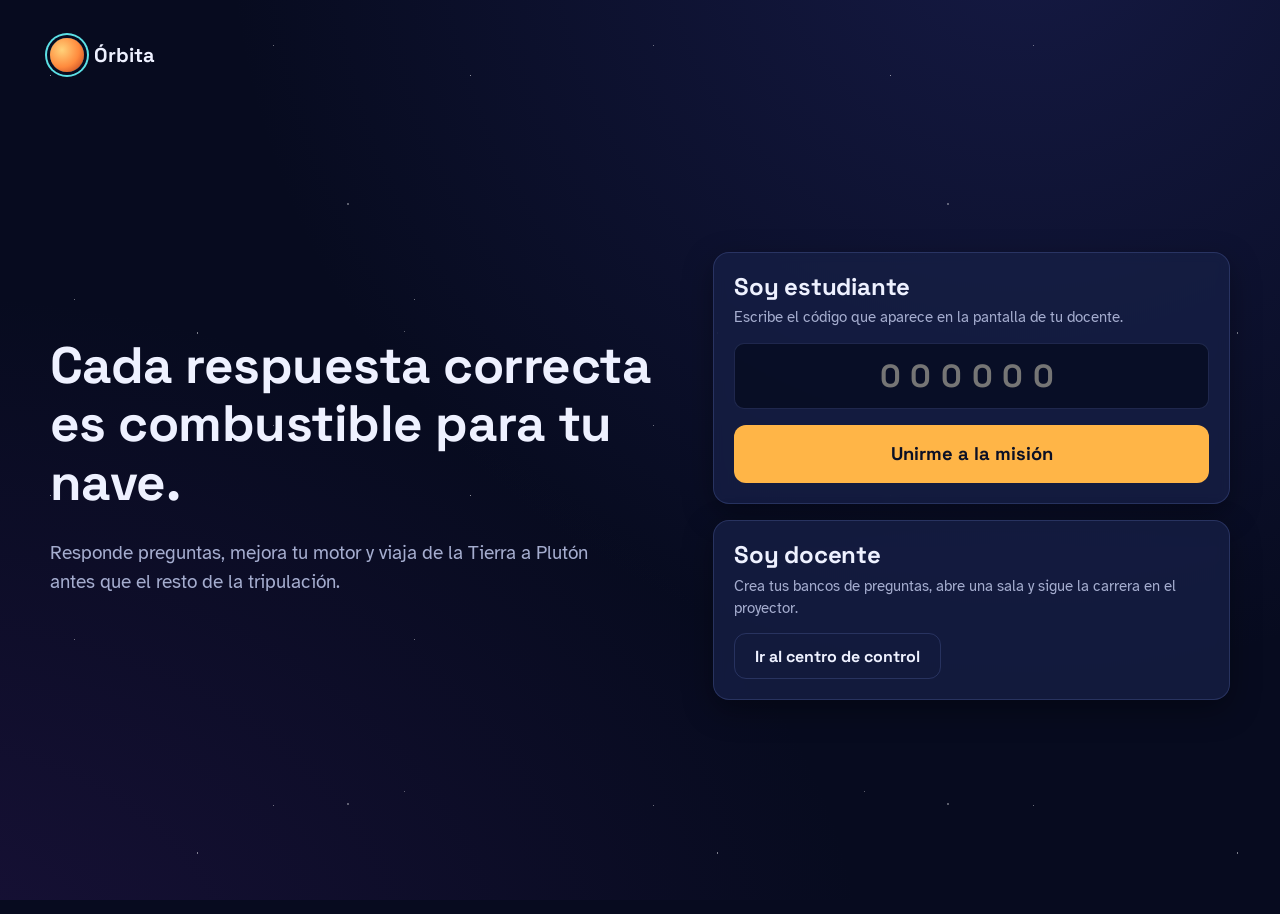
<file: index.html>
<!doctype html>
<html lang="es">
<head>
  <meta charset="utf-8">
  <meta name="viewport" content="width=device-width, initial-scale=1">
  <title>Órbita · Misiones de preguntas</title>
  <link rel="preconnect" href="https://fonts.googleapis.com">
  <link rel="preconnect" href="https://fonts.gstatic.com" crossorigin>
  <link href="https://fonts.googleapis.com/css2?family=Atkinson+Hyperlegible:wght@400;700&family=Space+Grotesk:wght@500;700&display=swap" rel="stylesheet">
  <link rel="stylesheet" href="css/estilos.css">
</head>
<body>
  <main class="contenedor">
    <header class="barra-superior">
      <a class="marca" href="index.html"><span class="marca-logo" aria-hidden="true"></span>Órbita</a>
    </header>

    <section class="portada">
      <div>
        <h1>Cada respuesta correcta es combustible para tu nave.</h1>
        <p class="lema">Responde preguntas, mejora tu motor y viaja de la Tierra a Plutón antes que el resto de la tripulación.</p>
      </div>

      <div class="tarjetas-inicio">
        <form class="panel tarjeta-inicio" action="jugar.html" method="get">
          <h2>Soy estudiante</h2>
          <p class="ayuda">Escribe el código que aparece en la pantalla de tu docente.</p>
          <div class="campo">
            <label for="sala" class="oculto">Código de la misión</label>
            <input id="sala" name="sala" class="codigo" type="text" inputmode="numeric" pattern="[0-9]{6}" maxlength="6" placeholder="000000" autocomplete="off" required>
          </div>
          <button class="boton combustible grande" type="submit" style="width:100%">Unirme a la misión</button>
        </form>

        <div class="panel tarjeta-inicio">
          <h2>Soy docente</h2>
          <p class="ayuda">Crea tus bancos de preguntas, abre una sala y sigue la carrera en el proyector.</p>
          <a class="boton secundario" href="docente.html">Ir al centro de control</a>
        </div>
      </div>
    </section>
  </main>
</body>
</html>
</file>
<file: css/estilos.css>
:root {
  --fondo: #070b1f;
  --fondo-2: #0e1533;
  --panel: rgba(22, 31, 70, 0.78);
  --panel-solido: #161f46;
  --borde: rgba(140, 160, 255, 0.18);
  --texto: #eef1ff;
  --texto-suave: #a5adcf;
  --combustible: #ffb547;
  --acento: #5ce1e6;
  --exito: #3ddc97;
  --error: #ff5c7a;
  --opcion-a: #ff6b6b;
  --opcion-b: #4dabf7;
  --opcion-c: #ffc23d;
  --opcion-d: #9b7bff;
  --radio: 16px;
  --sombra: 0 10px 30px rgba(0, 0, 0, 0.35);
  --fuente-titulos: 'Space Grotesk', system-ui, sans-serif;
  --fuente-texto: 'Atkinson Hyperlegible', system-ui, sans-serif;
  color-scheme: dark;
}

* { box-sizing: border-box; }

html, body { margin: 0; min-height: 100%; }

body {
  font-family: var(--fuente-texto);
  font-size: 17px;
  line-height: 1.5;
  color: var(--texto);
  background-color: var(--fondo);
  background-image:
    radial-gradient(1px 1px at 12% 18%, #fff8 50%, transparent 51%),
    radial-gradient(1px 1px at 72% 12%, #fff6 50%, transparent 51%),
    radial-gradient(1.5px 1.5px at 38% 64%, #fff7 50%, transparent 51%),
    radial-gradient(1px 1px at 88% 72%, #fff5 50%, transparent 51%),
    radial-gradient(1px 1px at 22% 88%, #fff6 50%, transparent 51%),
    radial-gradient(1.5px 1.5px at 58% 34%, #fff5 50%, transparent 51%),
    radial-gradient(ellipse at 80% -10%, #2a2f7a66, transparent 55%),
    radial-gradient(ellipse at -10% 110%, #3a1d6a55, transparent 50%);
  background-size: 420px 420px, 380px 380px, 520px 520px, 460px 460px, 340px 340px, 600px 600px, 100% 100%, 100% 100%;
  background-attachment: fixed;
}

h1, h2, h3 { font-family: var(--fuente-titulos); line-height: 1.15; margin: 0 0 0.5em; letter-spacing: -0.01em; }
h1 { font-size: clamp(2rem, 5vw, 3.2rem); }
h2 { font-size: 1.5rem; }
h3 { font-size: 1.15rem; }
p { margin: 0 0 1em; }
a { color: var(--acento); }

.oculto { display: none !important; }

.contenedor { width: min(1180px, 100% - 32px); margin-inline: auto; padding-block: 24px 48px; }
.contenedor.estrecho { width: min(560px, 100% - 32px); }

.marca {
  display: inline-flex; align-items: center; gap: 10px;
  font-family: var(--fuente-titulos); font-weight: 700; font-size: 1.25rem;
  color: var(--texto); text-decoration: none;
}
.marca-logo {
  width: 34px; height: 34px; border-radius: 50%;
  background: radial-gradient(circle at 35% 35%, #ffd27a, #ff8a3d 55%, #b3361b);
  box-shadow: 0 0 0 3px #070b1f, 0 0 0 5px var(--acento);
}

.barra-superior {
  display: flex; align-items: center; justify-content: space-between; gap: 16px;
  padding: 14px 0; flex-wrap: wrap;
}

.panel {
  background: var(--panel);
  border: 1px solid var(--borde);
  border-radius: var(--radio);
  padding: 20px;
  box-shadow: var(--sombra);
  backdrop-filter: blur(6px);
}

.boton {
  display: inline-flex; align-items: center; justify-content: center; gap: 8px;
  min-height: 46px; padding: 10px 20px;
  border: 1px solid transparent; border-radius: 12px;
  font: 700 1rem var(--fuente-titulos);
  color: #0b1026; background: var(--acento);
  cursor: pointer; text-decoration: none;
  transition: transform 0.12s ease, filter 0.12s ease, background 0.12s ease;
}
.boton:hover { filter: brightness(1.08); }
.boton:active { transform: scale(0.97); }
.boton:disabled { opacity: 0.45; cursor: not-allowed; transform: none; filter: none; }
.boton.combustible { background: var(--combustible); }
.boton.secundario { background: transparent; color: var(--texto); border-color: var(--borde); }
.boton.secundario:hover { background: rgba(255, 255, 255, 0.06); }
.boton.peligro { background: transparent; color: var(--error); border-color: rgba(255, 92, 122, 0.4); }
.boton.grande { min-height: 58px; font-size: 1.15rem; padding-inline: 28px; }
.boton.pequeno { min-height: 34px; padding: 4px 12px; font-size: 0.88rem; border-radius: 9px; }
.boton:focus-visible, input:focus-visible, textarea:focus-visible, select:focus-visible {
  outline: 3px solid var(--acento); outline-offset: 2px;
}

label { display: block; font-weight: 700; margin-bottom: 6px; }
.ayuda { color: var(--texto-suave); font-size: 0.92rem; }

input[type="text"], input[type="number"], textarea, select {
  width: 100%; padding: 12px 14px;
  font: inherit; color: var(--texto);
  background: rgba(5, 9, 28, 0.7);
  border: 1px solid var(--borde); border-radius: 10px;
}
textarea { resize: vertical; min-height: 70px; }
input.codigo {
  font: 700 2rem var(--fuente-titulos); letter-spacing: 0.3em; text-align: center;
}

.campo { margin-bottom: 16px; }
.fila { display: flex; gap: 12px; flex-wrap: wrap; align-items: center; }
.fila.entre { justify-content: space-between; }
.pila > * + * { margin-top: 12px; }

.aviso {
  padding: 12px 16px; border-radius: 12px;
  background: rgba(255, 92, 122, 0.12); border: 1px solid rgba(255, 92, 122, 0.35);
}
.aviso.info { background: rgba(92, 225, 230, 0.1); border-color: rgba(92, 225, 230, 0.3); }

.etiqueta {
  display: inline-flex; align-items: center; gap: 6px;
  padding: 4px 10px; border-radius: 999px;
  font-size: 0.85rem; font-weight: 700;
  background: rgba(255, 255, 255, 0.08); color: var(--texto-suave);
}

.cifra-combustible { color: var(--combustible); font-family: var(--fuente-titulos); font-weight: 700; }

/* ---------- Inicio ---------- */
.portada { display: grid; gap: 32px; align-items: center; min-height: calc(100vh - 120px); grid-template-columns: 1.1fr 0.9fr; }
.portada p.lema { font-size: 1.2rem; color: var(--texto-suave); max-width: 46ch; }
.tarjetas-inicio { display: grid; gap: 16px; }
.tarjeta-inicio h2 { margin-bottom: 6px; }
@media (max-width: 820px) { .portada { grid-template-columns: 1fr; min-height: 0; padding-top: 24px; } }

/* ---------- Opciones de respuesta ---------- */
.opciones { display: grid; grid-template-columns: 1fr 1fr; gap: 12px; }
@media (max-width: 560px) { .opciones { grid-template-columns: 1fr; } }
.opcion {
  position: relative; display: flex; align-items: center; gap: 14px;
  min-height: 84px; padding: 16px 18px; text-align: left;
  border: 2px solid transparent; border-radius: 14px;
  font: 700 1.08rem var(--fuente-texto); color: #0b1026;
  cursor: pointer; transition: transform 0.12s ease, opacity 0.2s ease, box-shadow 0.2s ease;
}
.opcion:active { transform: scale(0.98); }
.opcion:disabled { cursor: default; }
.opcion .letra {
  flex: none; display: grid; place-items: center; width: 38px; height: 38px; border-radius: 10px;
  background: rgba(11, 16, 38, 0.18); font-family: var(--fuente-titulos);
}
.opcion[data-i="0"] { background: var(--opcion-a); }
.opcion[data-i="1"] { background: var(--opcion-b); }
.opcion[data-i="2"] { background: var(--opcion-c); }
.opcion[data-i="3"] { background: var(--opcion-d); }
.opcion.atenuada { opacity: 0.35; }
.opcion.correcta { box-shadow: 0 0 0 4px var(--exito), 0 0 24px rgba(61, 220, 151, 0.5); opacity: 1; }
.opcion.incorrecta { box-shadow: 0 0 0 4px var(--error); opacity: 1; }

/* ---------- Ruta de planetas ---------- */
.ruta {
  position: relative; height: 190px; margin: 10px 8px 0;
}
.ruta-linea {
  position: absolute; left: 0; right: 0; top: 50%; height: 2px;
  background: repeating-linear-gradient(90deg, var(--borde) 0 8px, transparent 8px 16px);
}
.planeta {
  position: absolute; top: 50%; transform: translate(-50%, -50%);
  border-radius: 50%; box-shadow: inset -6px -6px 12px rgba(0, 0, 0, 0.35);
}
.planeta-nombre {
  position: absolute; top: calc(50% + 26px); transform: translateX(-50%);
  font-size: 0.78rem; color: var(--texto-suave); white-space: nowrap;
}
.nave {
  position: absolute; transform: translate(-50%, -50%);
  display: grid; place-items: center;
  width: 30px; height: 30px; border-radius: 50%;
  font: 700 0.72rem var(--fuente-titulos); color: #0b1026;
  background: var(--combustible); border: 2px solid #0b1026;
  transition: left 0.8s cubic-bezier(0.22, 1, 0.36, 1);
}
.nave.lider { background: var(--acento); }

/* ---------- Tablas y listas ---------- */
.tabla { width: 100%; border-collapse: collapse; font-size: 0.95rem; }
.tabla th, .tabla td { padding: 10px 8px; text-align: left; border-bottom: 1px solid var(--borde); }
.tabla th { color: var(--texto-suave); font-weight: 700; font-size: 0.82rem; text-transform: uppercase; letter-spacing: 0.04em; }
.tabla td.num, .tabla th.num { text-align: right; font-variant-numeric: tabular-nums; }
.tabla-scroll { overflow-x: auto; }

.lista-clasificacion { list-style: none; margin: 0; padding: 0; }
.lista-clasificacion li {
  display: grid; grid-template-columns: 34px 1fr auto; gap: 10px; align-items: center;
  padding: 9px 4px; border-bottom: 1px solid var(--borde);
}
.lista-clasificacion .puesto { font: 700 1rem var(--fuente-titulos); color: var(--texto-suave); text-align: center; }
.lista-clasificacion li:nth-child(1) .puesto { color: #ffd166; }
.lista-clasificacion li:nth-child(2) .puesto { color: #d9e1f2; }
.lista-clasificacion li:nth-child(3) .puesto { color: #e0a370; }
.lista-clasificacion .nombre { overflow: hidden; text-overflow: ellipsis; white-space: nowrap; }
.lista-clasificacion .sub { display: block; font-size: 0.8rem; color: var(--texto-suave); }

.punto-conexion { display: inline-block; width: 8px; height: 8px; border-radius: 50%; background: var(--exito); margin-right: 6px; vertical-align: middle; }
.punto-conexion.fuera { background: #5a6285; }

.barra-progreso { height: 10px; border-radius: 999px; background: rgba(255, 255, 255, 0.08); overflow: hidden; }
.barra-progreso > span { display: block; height: 100%; background: linear-gradient(90deg, var(--combustible), #ff7a3d); border-radius: inherit; transition: width 0.5s ease; }

/* ---------- Animaciones de feedback ---------- */
@keyframes aparecer { from { opacity: 0; transform: translateY(8px); } to { opacity: 1; transform: none; } }
/* "backwards" y no "both": al terminar no debe fijar la opacidad, o pisaría .atenuada. */
.aparecer { animation: aparecer 0.28s ease backwards; }
@keyframes latido { 0%, 100% { transform: scale(1); } 50% { transform: scale(1.08); } }
.latido { animation: latido 0.4s ease; }

@media (prefers-reduced-motion: reduce) {
  *, *::before, *::after { animation-duration: 0.01ms !important; transition-duration: 0.01ms !important; }
}
</file>
